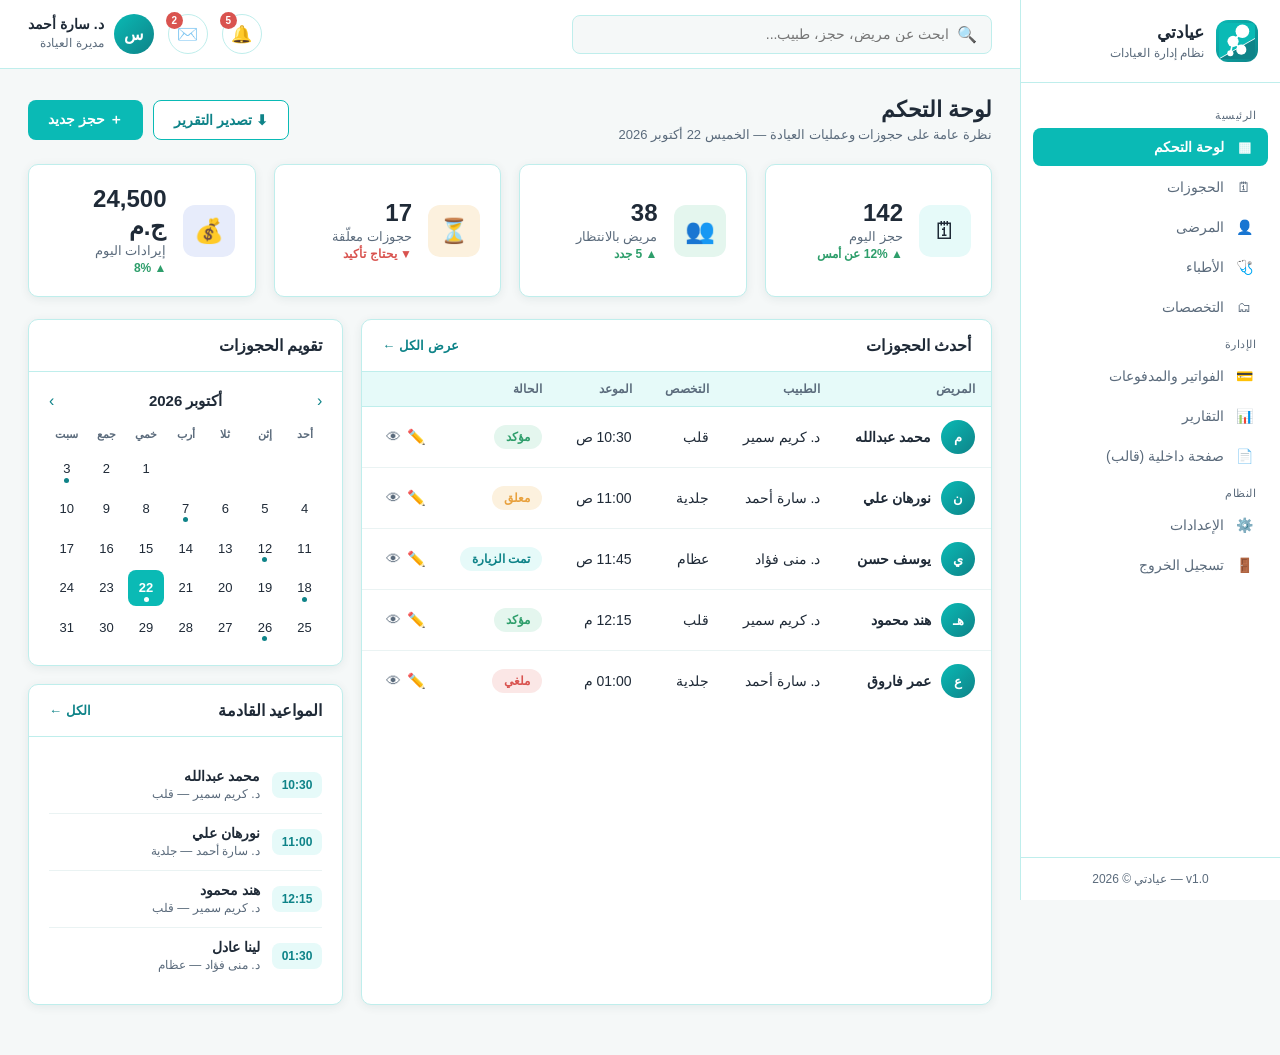
<file: index.html>
<!DOCTYPE html>
<html lang="ar" dir="rtl">
<head>
<meta charset="UTF-8">
<meta name="viewport" content="width=device-width, initial-scale=1.0">
<title>لوحة التحكم | عيادتي</title>
<link rel="stylesheet" href="style.css">
</head>
<body>
<div class="app">

<aside class="sidebar" id="sidebar">
  <div class="brand">
    <div class="brand-logo"><svg width="36" height="36" viewBox="0 0 200 200" fill="none" xmlns="http://www.w3.org/2000/svg" class="shrink-0 rounded-lg shadow-sm overflow-hidden" aria-label="One Health Network Logo"><defs><clipPath id="logo-clip-md-tiffany"><rect width="200" height="200" rx="20"></rect></clipPath><linearGradient id="tiffany-grad-md" x1="0%" y1="0%" x2="100%" y2="100%"><stop offset="0%" stop-color="#0ABAB5"></stop><stop offset="100%" stop-color="#0E8388"></stop></linearGradient></defs><g clip-path="url(#logo-clip-md-tiffany)"><rect width="200" height="200" fill="#0ABAB5"></rect><path d="M 0 200 L 200 85 L 200 200 Z" fill="#0E8388"></path><line x1="-5" y1="202" x2="205" y2="83" stroke="#FFFFFF" stroke-width="5" stroke-linecap="round"></line><line x1="130" y1="46" x2="78" y2="102" stroke="#FFFFFF" stroke-width="11" stroke-linecap="round"></line><line x1="78" y1="102" x2="124" y2="148" stroke="#FFFFFF" stroke-width="11" stroke-linecap="round"></line><line x1="78" y1="102" x2="63" y2="168" stroke="#FFFFFF" stroke-width="9" stroke-linecap="round"></line><circle cx="130" cy="46" r="38" fill="#FFFFFF"></circle><circle cx="78" cy="102" r="31" fill="#FFFFFF"></circle><circle cx="124" cy="148" r="28" fill="#FFFFFF"></circle><circle cx="63" cy="168" r="17" fill="#FFFFFF"></circle></g></svg></div>
    <div><h1>عيادتي</h1><span>نظام إدارة العيادات</span></div>
  </div>
  <nav class="nav">
    <p class="nav-label">الرئيسية</p>
    <a href="index.html" class="active"><span class="ico">▦</span> لوحة التحكم</a>
    <a href="#"><span class="ico">🗓</span> الحجوزات</a>
    <a href="#"><span class="ico">👤</span> المرضى</a>
    <a href="#"><span class="ico">🩺</span> الأطباء</a>
    <a href="#"><span class="ico">🗂</span> التخصصات</a>
    <p class="nav-label">الإدارة</p>
    <a href="#"><span class="ico">💳</span> الفواتير والمدفوعات</a>
    <a href="#"><span class="ico">📊</span> التقارير</a>
    <a href="page-template.html"><span class="ico">📄</span> صفحة داخلية (قالب)</a>
    <p class="nav-label">النظام</p>
    <a href="#"><span class="ico">⚙️</span> الإعدادات</a>
    <a href="#"><span class="ico">🚪</span> تسجيل الخروج</a>
  </nav>
  <div class="sidebar-foot">v1.0 — عيادتي © 2026</div>
</aside>
  <div class="main">

<header class="topbar">
  <button class="burger" onclick="document.getElementById('sidebar').classList.toggle('open')">☰</button>
  <div class="search"><span>🔍</span><input type="text" placeholder="ابحث عن مريض، حجز، طبيب..."></div>
  <div class="topbar-actions">
    <button class="icon-btn">🔔<span class="badge">5</span></button>
    <button class="icon-btn">✉️<span class="badge">2</span></button>
    <div class="profile">
      <div class="avatar">س</div>
      <div><p>د. سارة أحمد</p><span>مديرة العيادة</span></div>
    </div>
  </div>
</header>
    <main class="content">

      <div class="page-head">
        <div>
          <h2>لوحة التحكم</h2>
          <p>نظرة عامة على حجوزات وعمليات العيادة — الخميس 22 أكتوبر 2026</p>
        </div>
        <div style="display:flex;gap:10px">
          <button class="btn btn-outline">⬇ تصدير التقرير</button>
          <button class="btn">＋ حجز جديد</button>
        </div>
      </div>

      <!-- Stats -->
      <section class="stats">
        <div class="stat-card">
          <div class="stat-ico" style="background:var(--tiffany-light)">🗓</div>
          <div><h3>142</h3><p>حجز اليوم</p><small class="up">▲ 12% عن أمس</small></div>
        </div>
        <div class="stat-card">
          <div class="stat-ico" style="background:#E4F6EE">👥</div>
          <div><h3>38</h3><p>مريض بالانتظار</p><small class="up">▲ 5 جدد</small></div>
        </div>
        <div class="stat-card">
          <div class="stat-ico" style="background:#FCF1DE">⏳</div>
          <div><h3>17</h3><p>حجوزات معلّقة</p><small class="down">▼ يحتاج تأكيد</small></div>
        </div>
        <div class="stat-card">
          <div class="stat-ico" style="background:#E7ECFB">💰</div>
          <div><h3>24,500 ج.م</h3><p>إيرادات اليوم</p><small class="up">▲ 8%</small></div>
        </div>
      </section>

      <div class="grid">
        <!-- Reservations table -->
        <section class="panel">
          <div class="panel-head">
            <h3>أحدث الحجوزات</h3>
            <a href="#">عرض الكل ←</a>
          </div>
          <div style="overflow-x:auto">
          <table>
            <thead>
              <tr><th>المريض</th><th>الطبيب</th><th>التخصص</th><th>الموعد</th><th>الحالة</th><th></th></tr>
            </thead>
            <tbody>
              <tr>
                <td><div class="patient"><div class="avatar">م</div> محمد عبدالله</div></td>
                <td>د. كريم سمير</td><td>قلب</td><td>10:30 ص</td>
                <td><span class="chip confirm">مؤكد</span></td>
                <td class="row-actions"><button>✏️</button><button>👁</button></td>
              </tr>
              <tr>
                <td><div class="patient"><div class="avatar">ن</div> نورهان علي</div></td>
                <td>د. سارة أحمد</td><td>جلدية</td><td>11:00 ص</td>
                <td><span class="chip pending">معلق</span></td>
                <td class="row-actions"><button>✏️</button><button>👁</button></td>
              </tr>
              <tr>
                <td><div class="patient"><div class="avatar">ي</div> يوسف حسن</div></td>
                <td>د. منى فؤاد</td><td>عظام</td><td>11:45 ص</td>
                <td><span class="chip done">تمت الزيارة</span></td>
                <td class="row-actions"><button>✏️</button><button>👁</button></td>
              </tr>
              <tr>
                <td><div class="patient"><div class="avatar">هـ</div> هند محمود</div></td>
                <td>د. كريم سمير</td><td>قلب</td><td>12:15 م</td>
                <td><span class="chip confirm">مؤكد</span></td>
                <td class="row-actions"><button>✏️</button><button>👁</button></td>
              </tr>
              <tr>
                <td><div class="patient"><div class="avatar">ع</div> عمر فاروق</div></td>
                <td>د. سارة أحمد</td><td>جلدية</td><td>01:00 م</td>
                <td><span class="chip cancel">ملغي</span></td>
                <td class="row-actions"><button>✏️</button><button>👁</button></td>
              </tr>
            </tbody>
          </table>
          </div>
        </section>

        <!-- Side column -->
        <div style="display:flex;flex-direction:column;gap:18px">
          <section class="panel">
            <div class="panel-head"><h3>تقويم الحجوزات</h3></div>
            <div class="panel-body">
              <div class="cal-head">
                <button>‹</button><h4>أكتوبر 2026</h4><button>›</button>
              </div>
              <div class="cal-grid" id="cal"></div>
            </div>
          </section>
          <section class="panel">
            <div class="panel-head"><h3>المواعيد القادمة</h3><a href="#">الكل ←</a></div>
            <div class="panel-body">
              <ul class="upcoming">
                <li><span class="time">10:30</span><div><p>محمد عبدالله</p><span>د. كريم سمير — قلب</span></div></li>
                <li><span class="time">11:00</span><div><p>نورهان علي</p><span>د. سارة أحمد — جلدية</span></div></li>
                <li><span class="time">12:15</span><div><p>هند محمود</p><span>د. كريم سمير — قلب</span></div></li>
                <li><span class="time">01:30</span><div><p>لينا عادل</p><span>د. منى فؤاد — عظام</span></div></li>
              </ul>
            </div>
          </section>
        </div>
      </div>

    </main>
  </div>
</div>
<script>
// mini calendar
const cal = document.getElementById('cal');
const dows = ['أحد','إثن','ثلا','أرب','خمي','جمع','سبت'];
let html = dows.map(d=>'<span class="dow">'+d+'</span>').join('');
// Oct 2026 starts on Thursday (day index 4)
for(let i=0;i<4;i++) html += '<span></span>';
const withAppt = [3,7,12,18,22,26];
for(let d=1; d<=31; d++){
  let cls = 'cal-day';
  if(d===22) cls += ' today';
  if(withAppt.indexOf(d) > -1) cls += ' dot';
  html += '<span class="'+cls+'">'+d+'</span>';
}
cal.innerHTML = html;
</script>
</body>
</html>
</file>
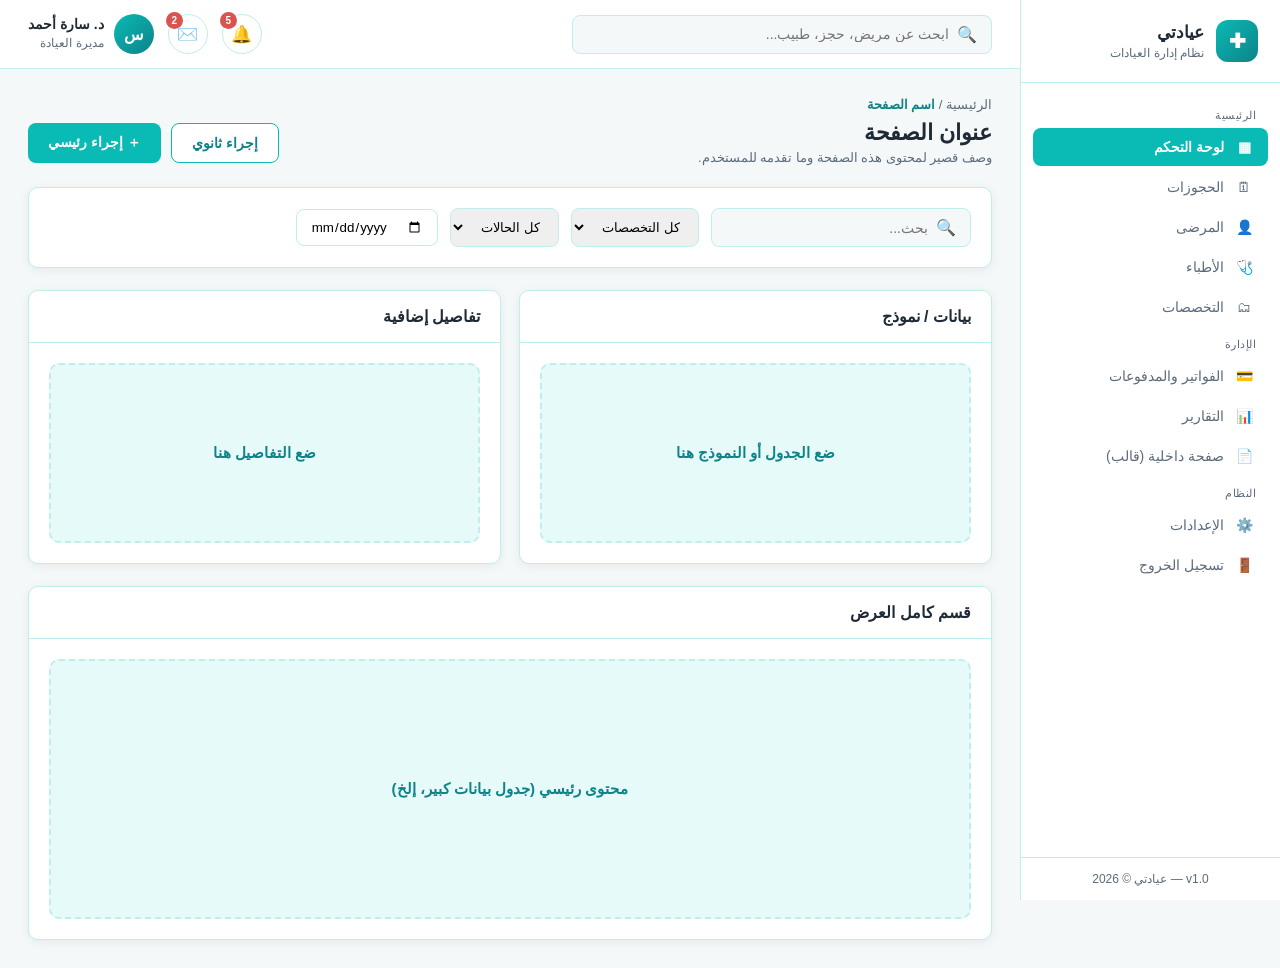
<file: page-template.html>
<!DOCTYPE html>
<html lang="ar" dir="rtl">
<head>
<meta charset="UTF-8">
<meta name="viewport" content="width=device-width, initial-scale=1.0">
<title>قالب الصفحة الداخلية | عيادتي</title>
<link rel="stylesheet" href="style.css">
</head>
<body>
<div class="app">

<aside class="sidebar" id="sidebar">
  <div class="brand">
    <div class="brand-logo">✚</div>
    <div><h1>عيادتي</h1><span>نظام إدارة العيادات</span></div>
  </div>
  <nav class="nav">
    <p class="nav-label">الرئيسية</p>
    <a href="index.html" class="active"><span class="ico">▦</span> لوحة التحكم</a>
    <a href="#"><span class="ico">🗓</span> الحجوزات</a>
    <a href="#"><span class="ico">👤</span> المرضى</a>
    <a href="#"><span class="ico">🩺</span> الأطباء</a>
    <a href="#"><span class="ico">🗂</span> التخصصات</a>
    <p class="nav-label">الإدارة</p>
    <a href="#"><span class="ico">💳</span> الفواتير والمدفوعات</a>
    <a href="#"><span class="ico">📊</span> التقارير</a>
    <a href="page-template.html"><span class="ico">📄</span> صفحة داخلية (قالب)</a>
    <p class="nav-label">النظام</p>
    <a href="#"><span class="ico">⚙️</span> الإعدادات</a>
    <a href="#"><span class="ico">🚪</span> تسجيل الخروج</a>
  </nav>
  <div class="sidebar-foot">v1.0 — عيادتي © 2026</div>
</aside>
  <div class="main">

<header class="topbar">
  <button class="burger" onclick="document.getElementById('sidebar').classList.toggle('open')">☰</button>
  <div class="search"><span>🔍</span><input type="text" placeholder="ابحث عن مريض، حجز، طبيب..."></div>
  <div class="topbar-actions">
    <button class="icon-btn">🔔<span class="badge">5</span></button>
    <button class="icon-btn">✉️<span class="badge">2</span></button>
    <div class="profile">
      <div class="avatar">س</div>
      <div><p>د. سارة أحمد</p><span>مديرة العيادة</span></div>
    </div>
  </div>
</header>
    <main class="content">

      <!-- breadcrumb + page head -->
      <p class="breadcrumb">الرئيسية / <b>اسم الصفحة</b></p>
      <div class="page-head">
        <div>
          <h2>عنوان الصفحة</h2>
          <p>وصف قصير لمحتوى هذه الصفحة وما تقدمه للمستخدم.</p>
        </div>
        <div style="display:flex;gap:10px">
          <button class="btn btn-outline">إجراء ثانوي</button>
          <button class="btn">＋ إجراء رئيسي</button>
        </div>
      </div>

      <!-- optional filter bar -->
      <section class="panel" style="margin-bottom:22px">
        <div class="panel-body" style="display:flex;gap:12px;flex-wrap:wrap;align-items:center">
          <div class="search" style="max-width:260px"><span>🔍</span><input placeholder="بحث..."></div>
          <select style="padding:10px 14px;border-radius:8px;border:1px solid var(--tiffany-border);font-family:inherit">
            <option>كل التخصصات</option><option>قلب</option><option>جلدية</option><option>عظام</option>
          </select>
          <select style="padding:10px 14px;border-radius:8px;border:1px solid var(--tiffany-border);font-family:inherit">
            <option>كل الحالات</option><option>مؤكد</option><option>معلق</option><option>ملغي</option>
          </select>
          <input type="date" style="padding:9px 14px;border-radius:8px;border:1px solid var(--tiffany-border);font-family:inherit">
        </div>
      </section>

      <!-- content blocks: duplicate/replace as needed -->
      <div class="card-row" style="margin-bottom:22px">
        <section class="panel"><div class="panel-head"><h3>بيانات / نموذج</h3></div>
          <div class="panel-body"><div class="placeholder">ضع الجدول أو النموذج هنا</div></div>
        </section>
        <section class="panel"><div class="panel-head"><h3>تفاصيل إضافية</h3></div>
          <div class="panel-body"><div class="placeholder">ضع التفاصيل هنا</div></div>
        </section>
      </div>

      <section class="panel">
        <div class="panel-head"><h3>قسم كامل العرض</h3></div>
        <div class="panel-body"><div class="placeholder" style="min-height:260px">محتوى رئيسي (جدول بيانات كبير، إلخ)</div></div>
      </section>

    </main>
  </div>
</div>
</body>
</html>
</file>
<file: style.css>
:root{
  --tiffany:#0ABAB5;          /* Tiffany blue - main */
  --tiffany-dark:#089B97;
  --tiffany-deep:#0E8388;
  --tiffany-light:#E6FAF9;
  --tiffany-border:#BFEEEC;
  --ink:#1F2A37;              /* formal dark slate */
  --ink-soft:#5B6B7C;
  --bg:#F5F8F8;
  --white:#FFFFFF;
  --danger:#D9534F;
  --warning:#E8A13D;
  --success:#2E9E6B;
  --radius:10px;
  --shadow:0 2px 10px rgba(15,60,60,.08);
  --sidebar-w:260px;
}
*{box-sizing:border-box;margin:0;padding:0}
body{
  font-family:'Segoe UI', Tahoma, 'Noto Kufi Arabic', sans-serif;
  background:var(--bg); color:var(--ink); direction:rtl;
}
a{text-decoration:none;color:inherit}
ul{list-style:none}

/* ===== Layout ===== */
.app{display:flex;min-height:100vh}

/* ===== Sidebar ===== */
.sidebar{
  width:var(--sidebar-w); background:var(--white);
  border-left:1px solid var(--tiffany-border);
  position:fixed; inset-inline-start:0; top:0; bottom:0;
  display:flex; flex-direction:column; z-index:50;
}
.brand{
  display:flex; align-items:center; gap:12px;
  padding:20px 22px; border-bottom:1px solid var(--tiffany-border);
}
.brand-logo{
  width:42px;height:42px;border-radius:12px;
  background:linear-gradient(135deg,var(--tiffany),var(--tiffany-deep));
  display:flex;align-items:center;justify-content:center;
  color:#fff;font-weight:700;font-size:20px;
}
.brand h1{font-size:17px;font-weight:700;color:var(--ink)}
.brand span{font-size:12px;color:var(--ink-soft)}
.nav{padding:16px 12px;flex:1;overflow-y:auto}
.nav-label{font-size:11px;color:var(--ink-soft);padding:10px 12px 6px;letter-spacing:.5px}
.nav a{
  display:flex;align-items:center;gap:10px;
  padding:11px 14px;border-radius:8px;margin-bottom:2px;
  color:var(--ink-soft);font-size:14px;font-weight:500;
}
.nav a .ico{width:20px;text-align:center}
.nav a:hover{background:var(--tiffany-light);color:var(--tiffany-deep)}
.nav a.active{background:var(--tiffany);color:#fff;font-weight:600}
.sidebar-foot{padding:14px;border-top:1px solid var(--tiffany-border);font-size:12px;color:var(--ink-soft);text-align:center}

/* ===== Main ===== */
.main{flex:1;margin-inline-start:var(--sidebar-w);display:flex;flex-direction:column;min-width:0}

/* Topbar */
.topbar{
  background:var(--white);border-bottom:1px solid var(--tiffany-border);
  padding:14px 28px;display:flex;align-items:center;gap:16px;
  position:sticky;top:0;z-index:40;
}
.burger{display:none;background:none;border:none;font-size:22px;color:var(--tiffany-deep);cursor:pointer}
.search{
  flex:1;max-width:420px;display:flex;align-items:center;gap:8px;
  background:var(--bg);border:1px solid var(--tiffany-border);
  border-radius:8px;padding:9px 14px;
}
.search input{border:none;background:none;outline:none;width:100%;font-size:14px}
.topbar-actions{margin-inline-start:auto;display:flex;align-items:center;gap:14px}
.icon-btn{
  position:relative;width:40px;height:40px;border-radius:50%;
  border:1px solid var(--tiffany-border);background:var(--white);
  display:flex;align-items:center;justify-content:center;
  font-size:17px;cursor:pointer;color:var(--ink-soft);
}
.icon-btn:hover{border-color:var(--tiffany);color:var(--tiffany-deep)}
.badge{
  position:absolute;top:-3px;inset-inline-end:-3px;
  background:var(--danger);color:#fff;font-size:10px;
  min-width:17px;height:17px;border-radius:50%;
  display:flex;align-items:center;justify-content:center;font-weight:700;
}
.profile{display:flex;align-items:center;gap:10px;cursor:pointer}
.avatar{
  width:40px;height:40px;border-radius:50%;
  background:linear-gradient(135deg,var(--tiffany),var(--tiffany-deep));
  color:#fff;display:flex;align-items:center;justify-content:center;font-weight:700;
}
.profile div p{font-size:14px;font-weight:600;line-height:1.1}
.profile div span{font-size:12px;color:var(--ink-soft)}

/* Content */
.content{padding:28px;flex:1}
.page-head{display:flex;align-items:center;justify-content:space-between;margin-bottom:22px;flex-wrap:wrap;gap:12px}
.page-head h2{font-size:22px;font-weight:700}
.page-head p{font-size:13px;color:var(--ink-soft);margin-top:4px}
.btn{
  display:inline-flex;align-items:center;gap:8px;
  background:var(--tiffany);color:#fff;border:none;
  padding:11px 20px;border-radius:8px;font-size:14px;font-weight:600;
  cursor:pointer;transition:.15s;
}
.btn:hover{background:var(--tiffany-dark)}
.btn-outline{background:var(--white);color:var(--tiffany-deep);border:1px solid var(--tiffany)}
.btn-outline:hover{background:var(--tiffany-light)}

/* Stats */
.stats{display:grid;grid-template-columns:repeat(auto-fit,minmax(220px,1fr));gap:18px;margin-bottom:22px}
.stat-card{
  background:var(--white);border:1px solid var(--tiffany-border);
  border-radius:var(--radius);padding:20px;box-shadow:var(--shadow);
  display:flex;align-items:center;gap:16px;
}
.stat-ico{
  width:52px;height:52px;border-radius:12px;flex-shrink:0;
  display:flex;align-items:center;justify-content:center;font-size:24px;
}
.stat-card h3{font-size:24px;font-weight:700}
.stat-card p{font-size:13px;color:var(--ink-soft);margin-top:2px}
.stat-card small{font-size:12px;font-weight:600}
.up{color:var(--success)} .down{color:var(--danger)}

/* Grid / panels */
.grid{display:grid;grid-template-columns:2fr 1fr;gap:18px;margin-bottom:22px}
@media(max-width:1100px){.grid{grid-template-columns:1fr}}
.panel{
  background:var(--white);border:1px solid var(--tiffany-border);
  border-radius:var(--radius);box-shadow:var(--shadow);overflow:hidden;
}
.panel-head{
  padding:16px 20px;border-bottom:1px solid var(--tiffany-border);
  display:flex;align-items:center;justify-content:space-between;
}
.panel-head h3{font-size:16px;font-weight:700}
.panel-head a{font-size:13px;color:var(--tiffany-deep);font-weight:600}
.panel-body{padding:20px}

/* Table */
table{width:100%;border-collapse:collapse;font-size:14px}
th{
  text-align:start;font-size:12px;color:var(--ink-soft);font-weight:600;
  padding:10px 16px;background:var(--tiffany-light);
  border-bottom:1px solid var(--tiffany-border);
}
td{padding:13px 16px;border-bottom:1px solid #EAF3F3;vertical-align:middle}
tr:last-child td{border-bottom:none}
tr:hover td{background:#FAFDFD}
.patient{display:flex;align-items:center;gap:10px;font-weight:600}
.patient .avatar{width:34px;height:34px;font-size:13px}
.chip{
  display:inline-block;padding:5px 12px;border-radius:20px;
  font-size:12px;font-weight:600;
}
.chip.confirm{background:#E4F6EE;color:var(--success)}
.chip.pending{background:#FCF1DE;color:var(--warning)}
.chip.cancel{background:#FBE7E6;color:var(--danger)}
.chip.done{background:var(--tiffany-light);color:var(--tiffany-deep)}
.row-actions button{
  background:none;border:none;cursor:pointer;font-size:15px;
  margin-inline-end:6px;color:var(--ink-soft);
}
.row-actions button:hover{color:var(--tiffany-deep)}

/* Mini calendar */
.cal-head{display:flex;align-items:center;justify-content:space-between;margin-bottom:12px}
.cal-head h4{font-size:15px;font-weight:700}
.cal-head button{background:none;border:none;font-size:16px;cursor:pointer;color:var(--tiffany-deep)}
.cal-grid{display:grid;grid-template-columns:repeat(7,1fr);gap:4px;text-align:center}
.cal-grid .dow{font-size:11px;color:var(--ink-soft);padding:6px 0;font-weight:600}
.cal-day{
  aspect-ratio:1;display:flex;align-items:center;justify-content:center;
  font-size:13px;border-radius:8px;cursor:pointer;position:relative;
}
.cal-day:hover{background:var(--tiffany-light)}
.cal-day.today{background:var(--tiffany);color:#fff;font-weight:700}
.cal-day.dot::after{
  content:'';position:absolute;bottom:4px;width:5px;height:5px;
  border-radius:50%;background:var(--tiffany-deep);
}
.cal-day.today.dot::after{background:#fff}

/* Upcoming list */
.upcoming li{display:flex;align-items:center;gap:12px;padding:11px 0;border-bottom:1px solid #EAF3F3}
.upcoming li:last-child{border:none}
.upcoming .time{
  background:var(--tiffany-light);color:var(--tiffany-deep);
  font-size:12px;font-weight:700;padding:6px 10px;border-radius:8px;white-space:nowrap;
}
.upcoming p{font-size:14px;font-weight:600}
.upcoming span{font-size:12px;color:var(--ink-soft)}

/* ===== Inner page template ===== */
.breadcrumb{font-size:13px;color:var(--ink-soft);margin-bottom:8px}
.breadcrumb b{color:var(--tiffany-deep)}
.card-row{display:grid;grid-template-columns:repeat(auto-fit,minmax(260px,1fr));gap:18px}
.placeholder{
  border:2px dashed var(--tiffany-border);border-radius:var(--radius);
  background:var(--tiffany-light);min-height:180px;
  display:flex;align-items:center;justify-content:center;
  color:var(--tiffany-deep);font-weight:600;font-size:15px;
}

@media(max-width:900px){
  .sidebar{transform:translateX(100%);transition:.25s}
  .sidebar.open{transform:none}
  .main{margin-inline-start:0}
  .burger{display:block}
  .profile div{display:none}
  .content{padding:18px}
}
</file>
